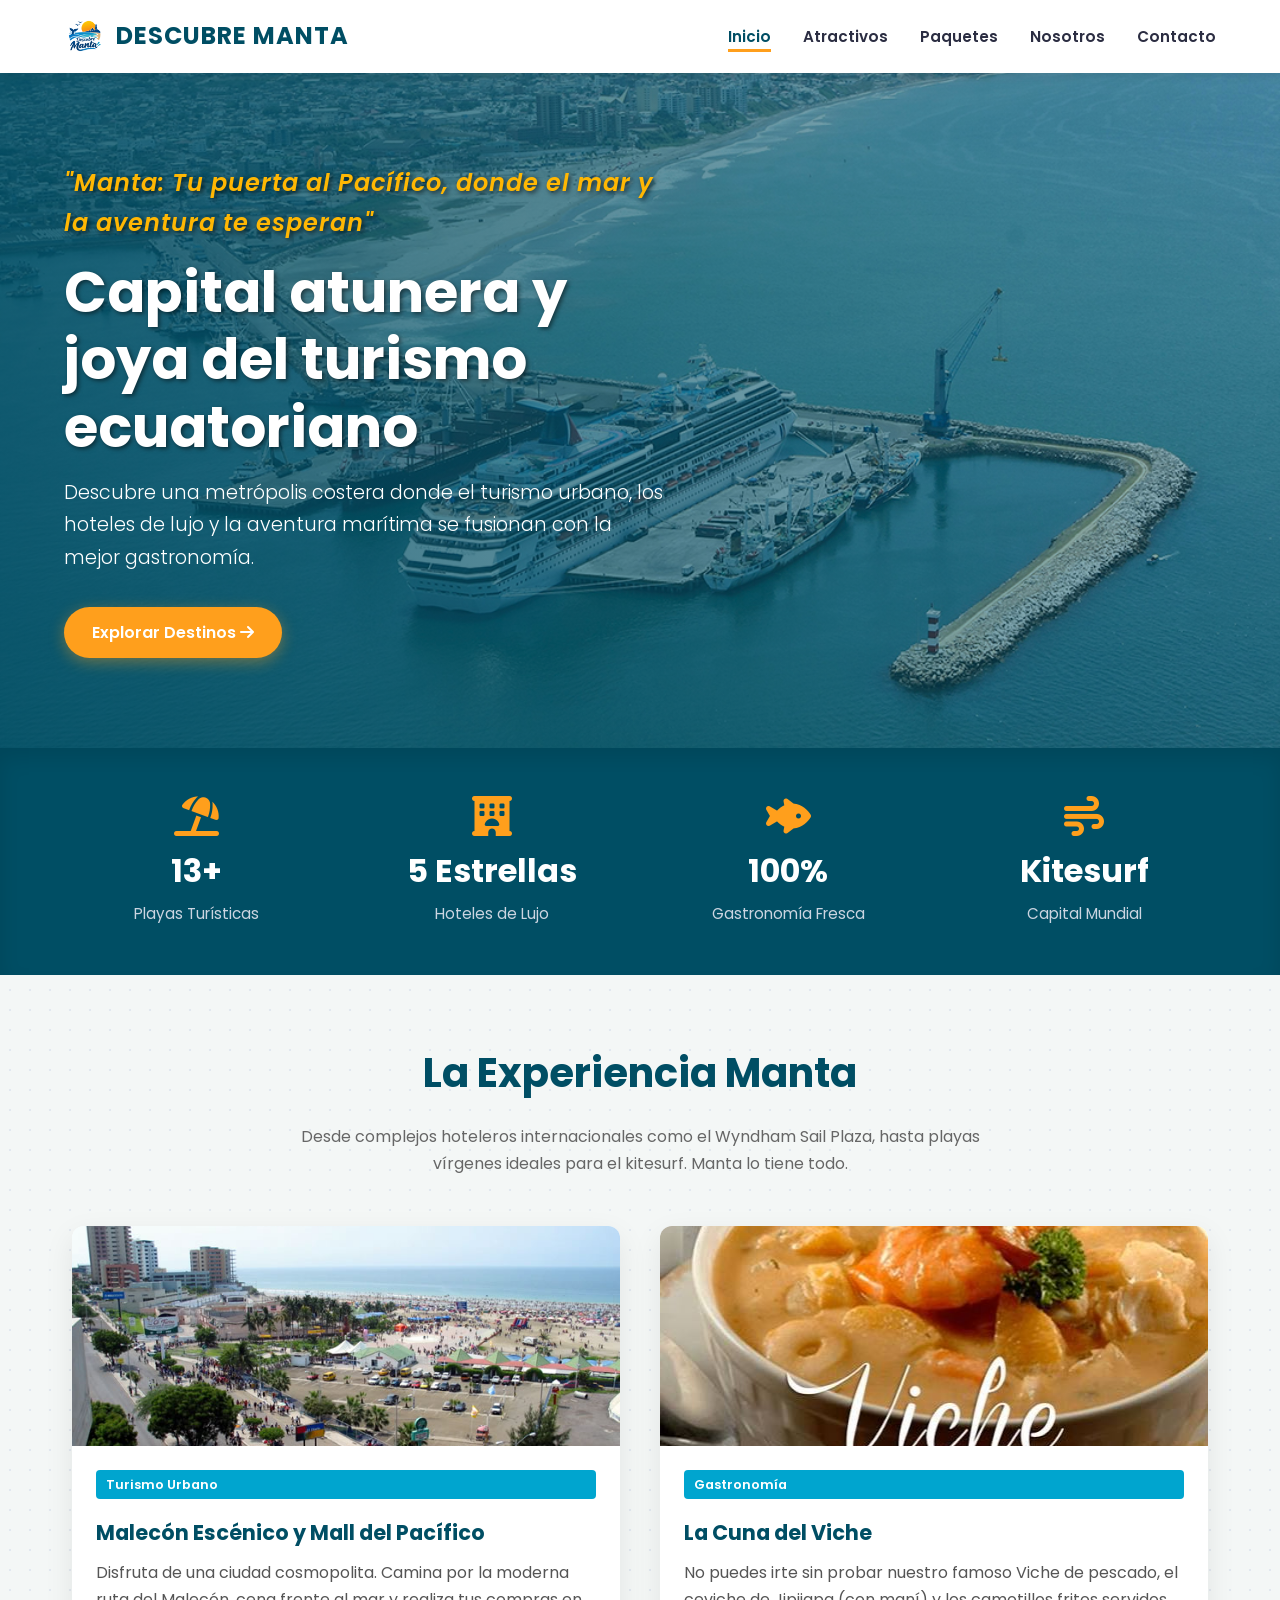
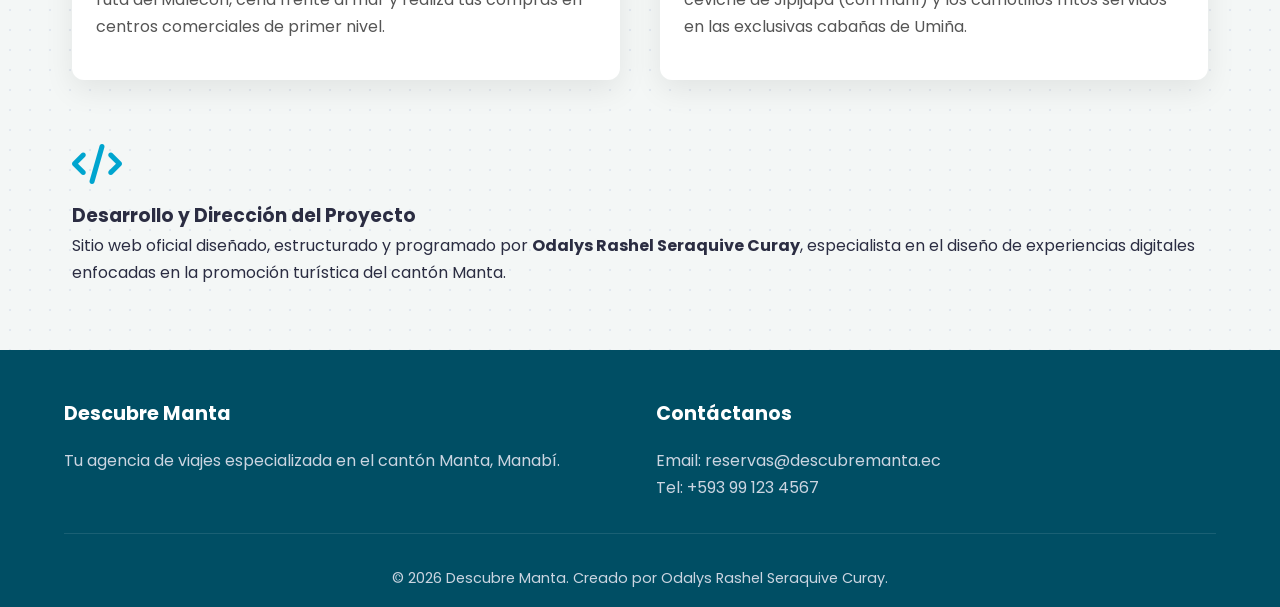
<file: index.html>
<!DOCTYPE html>
<html lang="es">
<head>
    <meta charset="UTF-8">
    <meta name="viewport" content="width=device-width, initial-scale=1.0">
    <title>Descubre Manta | La Puerta del Pacífico</title>
    <link rel="stylesheet" href="css/styles.css">
    <link rel="stylesheet" href="https://cdnjs.cloudflare.com/ajax/libs/font-awesome/6.4.0/css/all.min.css">
</head>
<body>
    <header>
        <div class="logo">
            <img src="images/logo.png" alt="Logo" width="40">
            <h1>Descubre Manta</h1>
        </div>
        <nav>
            <ul>
                <li><a href="index.html" class="activo">Inicio</a></li>
                <li><a href="destinos.html">Atractivos</a></li>
                <li><a href="servicios.html">Paquetes</a></li>
                <li><a href="nosotros.html">Nosotros</a></li>
                <li><a href="contacto.html">Contacto</a></li>
            </ul>
        </nav>
    </header>

    <main>
        <section class="hero">
        <div class="hero-content">
            <h3 class="eslogan-principal">"Manta: Tu puerta al Pacífico, donde el mar y la aventura te esperan"</h3>
            <h2>Capital atunera y joya del turismo ecuatoriano</h2>
            <p>Descubre una metrópolis costera donde el turismo urbano, los hoteles de lujo y la aventura marítima se fusionan con la mejor gastronomía.</p>
            <a href="destinos.html" class="btn">Explorar Destinos <i class="fa-solid fa-arrow-right"></i></a>
        </div>
        </section>

        <!-- Franja de Estadísticas -->
        <section class="stats-banner">
            <div class="stat-item">
                <i class="fa-solid fa-umbrella-beach"></i>
                <h3>13+</h3>
                <p>Playas Turísticas</p>
            </div>
            <div class="stat-item">
                <i class="fa-solid fa-hotel"></i>
                <h3>5 Estrellas</h3>
                <p>Hoteles de Lujo</p>
            </div>
            <div class="stat-item">
                <i class="fa-solid fa-fish-fins"></i>
                <h3>100%</h3>
                <p>Gastronomía Fresca</p>
            </div>
            <div class="stat-item">
                <i class="fa-solid fa-wind"></i>
                <h3>Kitesurf</h3>
                <p>Capital Mundial</p>
            </div>
        </section>

        <section class="container">
            <h2 class="section-title">La Experiencia Manta</h2>
            <p class="section-subtitle">Desde complejos hoteleros internacionales como el Wyndham Sail Plaza, hasta playas vírgenes ideales para el kitesurf. Manta lo tiene todo.</p>
            
            <div class="grid-cards">
                <article class="card">
                    <div class="card-img"><img src="images/malecon.jpg" alt="Turismo Urbano"></div>
                    <div class="card-body">
                        <span class="card-tag">Turismo Urbano</span>
                        <h3>Malecón Escénico y Mall del Pacífico</h3>
                        <p>Disfruta de una ciudad cosmopolita. Camina por la moderna ruta del Malecón, cena frente al mar y realiza tus compras en centros comerciales de primer nivel.</p>
                    </div>
                </article>
                <article class="card">
                    <div class="card-img"><img src="images/viche.jpg" alt="Gastronomía"></div>
                    <div class="card-body">
                        <span class="card-tag">Gastronomía</span>
                        <h3>La Cuna del Viche</h3>
                        <p>No puedes irte sin probar nuestro famoso Viche de pescado, el ceviche de Jipijapa (con maní) y los camotillos fritos servidos en las exclusivas cabañas de Umiña.</p>
                    </div>
                </article>
            </div>
        </section>

        <!-- Sección Creadora del Proyecto -->
        <section class="creator-section container">
            <div class="creator-card">
                <i class="fa-solid fa-code" style="font-size: 2.5rem; color: var(--secondary-color); margin-bottom: 1rem;"></i>
                <h3>Desarrollo y Dirección del Proyecto</h3>
                <p>Sitio web oficial diseñado, estructurado y programado por <strong>Odalys Rashel Seraquive Curay</strong>, especialista en el diseño de experiencias digitales enfocadas en la promoción turística del cantón Manta.</p>
            </div>
        </section>
    </main>

    <footer>
        <div class="footer-grid">
            <div class="footer-col">
                <h4>Descubre Manta</h4>
                <p>Tu agencia de viajes especializada en el cantón Manta, Manabí.</p>
            </div>
            <div class="footer-col">
                <h4>Contáctanos</h4>
                <p>Email: reservas@descubremanta.ec</p>
                <p>Tel: +593 99 123 4567</p>
            </div>
        </div>
        <div class="footer-bottom">
            <p>&copy; 2026 Descubre Manta. Creado por Odalys Rashel Seraquive Curay.</p>
        </div>
    </footer>
</body>
</html>
</file>
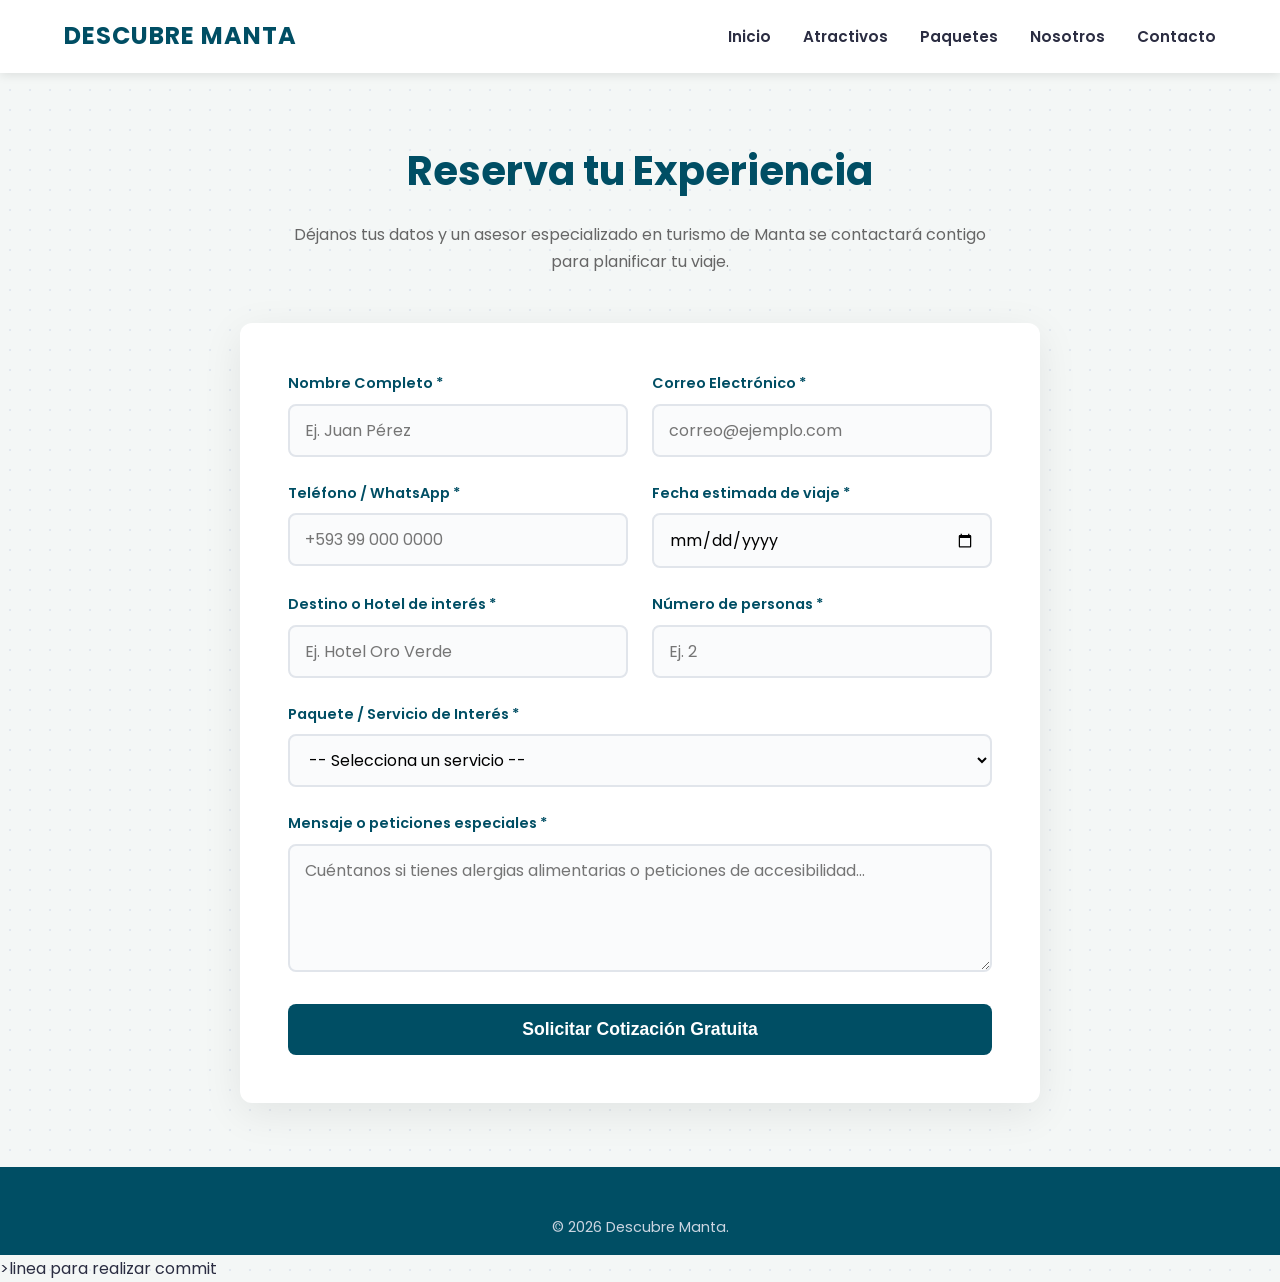
<file: contacto.html>
<!DOCTYPE html>
<html lang="es">
<link rel="stylesheet" href="https://cdnjs.cloudflare.com/ajax/libs/font-awesome/6.4.0/css/all.min.css">
<head>
    <meta charset="UTF-8">
    <meta name="viewport" content="width=device-width, initial-scale=1.0">
    <title>Reserva | Descubre Manta</title>
    <link rel="stylesheet" href="css/styles.css">
</head>
<body>
    <header>
        <div class="logo"><h1>Descubre Manta</h1></div>
        <nav>
            <ul>
                <li><a href="index.html">Inicio</a></li>
                <li><a href="destinos.html">Atractivos</a></li>
                <li><a href="servicios.html">Paquetes</a></li>
                <li><a href="nosotros.html">Nosotros</a></li>
                <li><a href="contacto.html">Contacto</a></li>
            </ul>
        </nav>
    </header>

    <main class="container">
        <h2 class="section-title">Reserva tu Experiencia</h2>
        <p class="section-subtitle">Déjanos tus datos y un asesor especializado en turismo de Manta se contactará contigo para planificar tu viaje.</p>

        <div class="form-container">
            <form action="#" method="get">
                <div class="form-grid">
                    <div class="form-group">
                        <label for="nombre">Nombre Completo *</label>
                        <input type="text" id="nombre" name="nombre" placeholder="Ej. Juan Pérez" required>
                    </div>

                    <div class="form-group">
                        <label for="correo">Correo Electrónico *</label>
                        <input type="email" id="correo" name="correo" placeholder="correo@ejemplo.com" required>
                    </div>

                    <div class="form-group">
                        <label for="telefono">Teléfono / WhatsApp *</label>
                        <input type="tel" id="telefono" name="telefono" placeholder="+593 99 000 0000" required>
                    </div>

                    <div class="form-group">
                        <label for="fecha">Fecha estimada de viaje *</label>
                        <input type="date" id="fecha" name="fecha" required>
                    </div>

                    <div class="form-group">
                        <label for="destino">Destino o Hotel de interés *</label>
                        <input type="text" id="destino" name="destino" placeholder="Ej. Hotel Oro Verde" required>
                    </div>

                    <div class="form-group">
                        <label for="personas">Número de personas *</label>
                        <input type="number" id="personas" name="personas" min="1" max="50" placeholder="Ej. 2" required>
                    </div>

                    <div class="form-group full-width">
                        <label for="tipo_servicio">Paquete / Servicio de Interés *</label>
                        <select id="tipo_servicio" name="tipo_servicio" required>
                            <option value="" disabled selected>-- Selecciona un servicio --</option>
                            <option value="lujo">Escapada de Lujo 5 Estrellas</option>
                            <option value="gastronomia">Ruta del Maní y los Mariscos</option>
                            <option value="kitesurf">Kitesurf Camp (Santa Marianita)</option>
                            <option value="citytour">City Tour "Manta Moderna"</option>
                        </select>
                    </div>

                    <div class="form-group full-width">
                        <label for="mensaje">Mensaje o peticiones especiales *</label>
                        <textarea id="mensaje" name="mensaje" rows="4" placeholder="Cuéntanos si tienes alergias alimentarias o peticiones de accesibilidad..." required></textarea>
                    </div>

                    <div class="form-group full-width">
                        <button type="submit" class="btn-submit">Solicitar Cotización Gratuita</button>
                    </div>
                </div>
            </form>
        </div>
    </main>

    <footer><div class="footer-bottom"><p>&copy; 2026 Descubre Manta.</p></div></footer> >linea para realizar commit
</body>
</html>
</file>
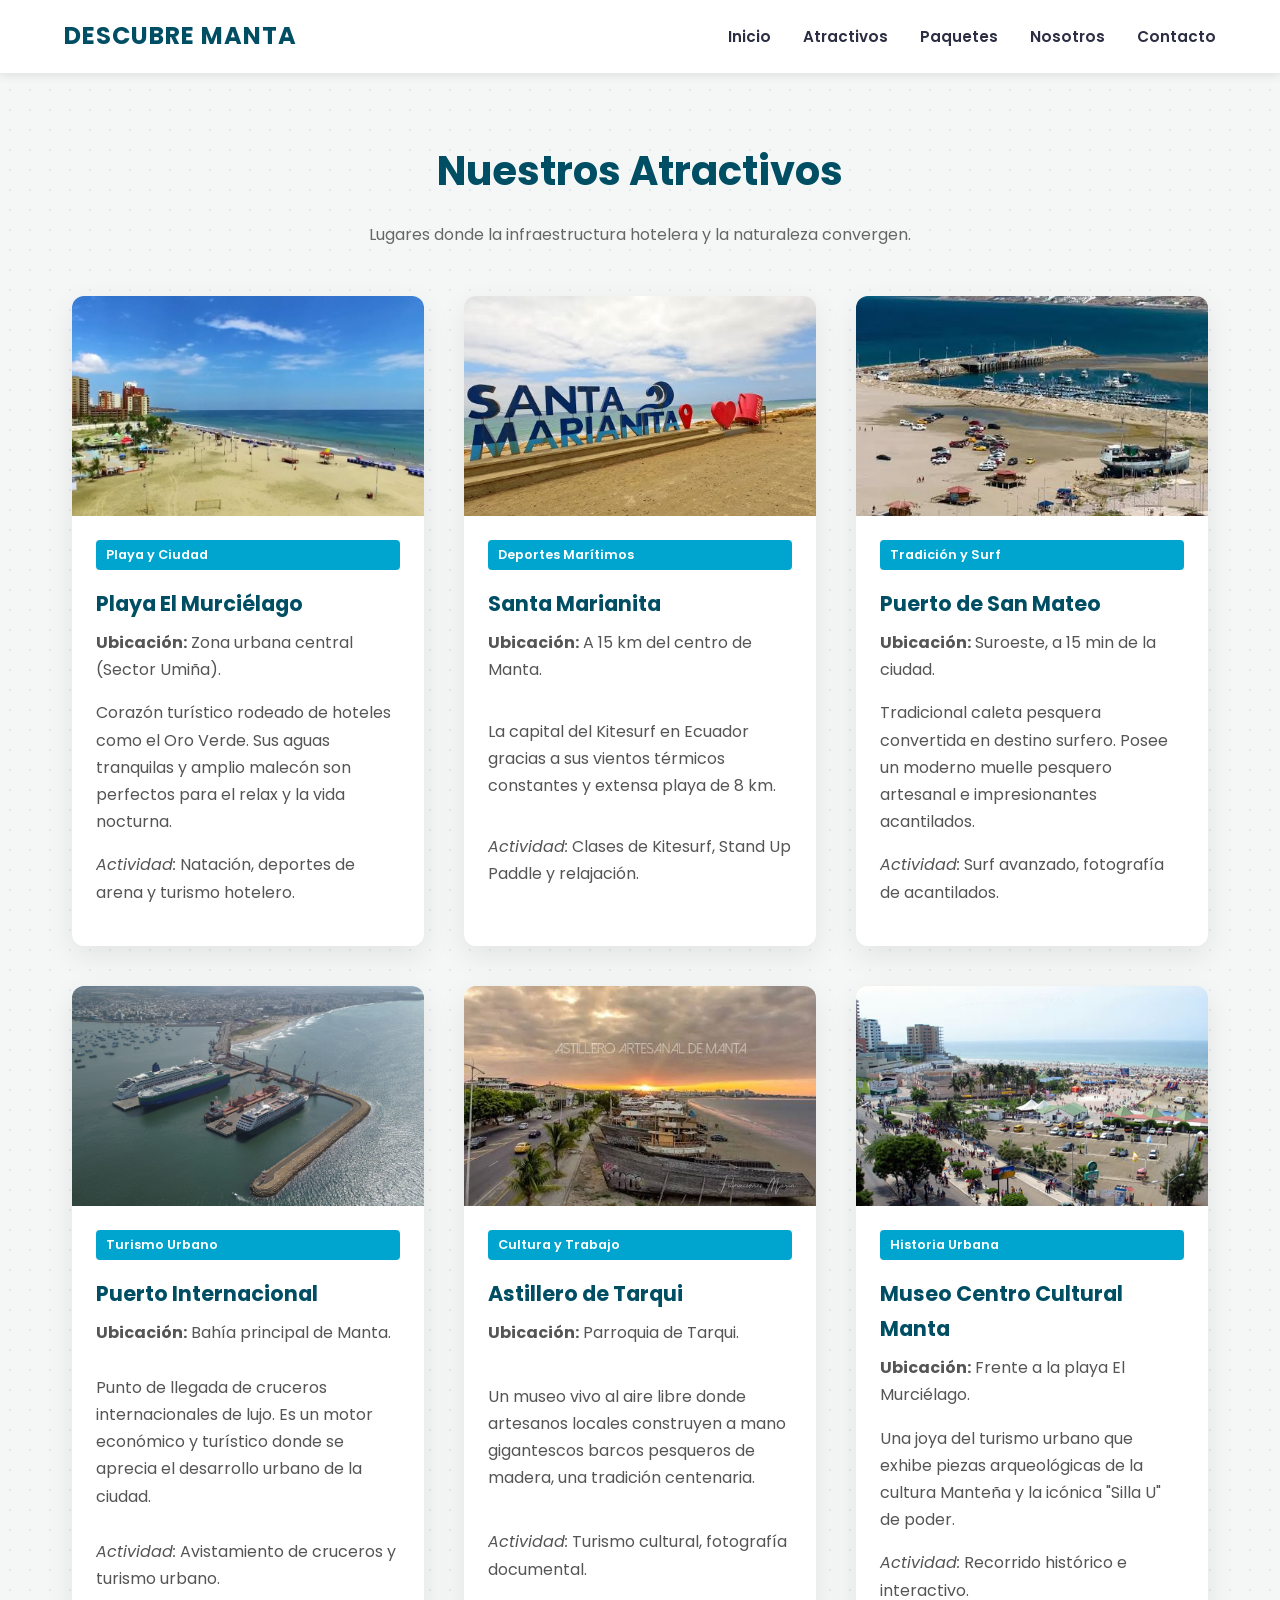
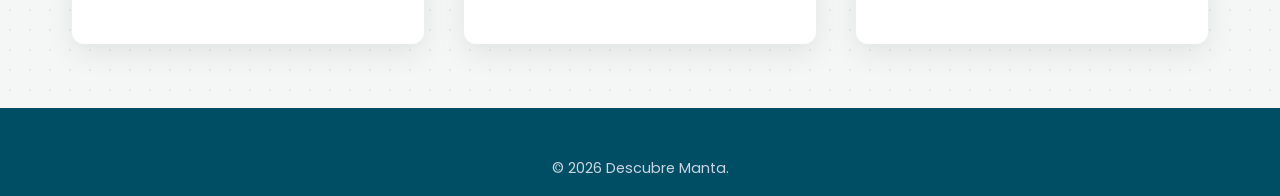
<file: destinos.html>
<!DOCTYPE html>
<html lang="es">
<link rel="stylesheet" href="https://cdnjs.cloudflare.com/ajax/libs/font-awesome/6.4.0/css/all.min.css">
<head>
    <meta charset="UTF-8">
    <meta name="viewport" content="width=device-width, initial-scale=1.0">
    <title>Atractivos | Descubre Manta</title>
    <link rel="stylesheet" href="css/styles.css">
</head>
<body>
    <header>
        <div class="logo"><h1>Descubre Manta</h1></div>
        <nav>
            <ul>
                <li><a href="index.html">Inicio</a></li>
                <li><a href="destinos.html">Atractivos</a></li>
                <li><a href="servicios.html">Paquetes</a></li>
                <li><a href="nosotros.html">Nosotros</a></li>
                <li><a href="contacto.html">Contacto</a></li>
            </ul>
        </nav>
    </header>

    <main class="container">
        <h2 class="section-title">Nuestros Atractivos</h2>
        <p class="section-subtitle">Lugares donde la infraestructura hotelera y la naturaleza convergen.</p>

        <div class="grid-cards">
            <!-- Atractivo 1 -->
            <article class="card">
                <div class="card-img"><img src="images/murcielago.jpg" alt="Playa El Murciélago"></div>
                <div class="card-body">
                    <span class="card-tag">Playa y Ciudad</span>
                    <h3>Playa El Murciélago</h3>
                    <p><strong>Ubicación:</strong> Zona urbana central (Sector Umiña).</p>
                    <p>Corazón turístico rodeado de hoteles como el Oro Verde. Sus aguas tranquilas y amplio malecón son perfectos para el relax y la vida nocturna.</p>
                    <p><em>Actividad:</em> Natación, deportes de arena y turismo hotelero.</p>
                </div>
            </article>

            <!-- Atractivo 2 -->
            <article class="card">
                <div class="card-img"><img src="images/marianita.jpg" alt="Santa Marianita"></div>
                <div class="card-body">
                    <span class="card-tag">Deportes Marítimos</span>
                    <h3>Santa Marianita</h3>
                    <p><strong>Ubicación:</strong> A 15 km del centro de Manta.</p>
                    <p>La capital del Kitesurf en Ecuador gracias a sus vientos térmicos constantes y extensa playa de 8 km.</p>
                    <p><em>Actividad:</em> Clases de Kitesurf, Stand Up Paddle y relajación.</p>
                </div>
            </article>

            <!-- Atractivo 3 -->
            <article class="card">
                <div class="card-img"><img src="images/sanmateo.jpg" alt="Puerto San Mateo"></div>
                <div class="card-body">
                    <span class="card-tag">Tradición y Surf</span>
                    <h3>Puerto de San Mateo</h3>
                    <p><strong>Ubicación:</strong> Suroeste, a 15 min de la ciudad.</p>
                    <p>Tradicional caleta pesquera convertida en destino surfero. Posee un moderno muelle pesquero artesanal e impresionantes acantilados.</p>
                    <p><em>Actividad:</em> Surf avanzado, fotografía de acantilados.</p>
                </div>
            </article>

            <!-- Atractivo 4 -->
            <article class="card">
                <div class="card-img"><img src="images/puerto.jpg" alt="Puerto Internacional"></div>
                <div class="card-body">
                    <span class="card-tag">Turismo Urbano</span>
                    <h3>Puerto Internacional</h3>
                    <p><strong>Ubicación:</strong> Bahía principal de Manta.</p>
                    <p>Punto de llegada de cruceros internacionales de lujo. Es un motor económico y turístico donde se aprecia el desarrollo urbano de la ciudad.</p>
                    <p><em>Actividad:</em> Avistamiento de cruceros y turismo urbano.</p>
                </div>
            </article>

            <!-- Atractivo 5 -->
            <article class="card">
                <div class="card-img"><img src="images/tarqui.jpg" alt="Astillero de Tarqui"></div>
                <div class="card-body">
                    <span class="card-tag">Cultura y Trabajo</span>
                    <h3>Astillero de Tarqui</h3>
                    <p><strong>Ubicación:</strong> Parroquia de Tarqui.</p>
                    <p>Un museo vivo al aire libre donde artesanos locales construyen a mano gigantescos barcos pesqueros de madera, una tradición centenaria.</p>
                    <p><em>Actividad:</em> Turismo cultural, fotografía documental.</p>
                </div>
            </article>

            <!-- Atractivo 6 -->
            <article class="card">
                <div class="card-img"><img src="images/malecon.jpg" alt="Museo Centro Cultural"></div>
                <div class="card-body">
                    <span class="card-tag">Historia Urbana</span>
                    <h3>Museo Centro Cultural Manta</h3>
                    <p><strong>Ubicación:</strong> Frente a la playa El Murciélago.</p>
                    <p>Una joya del turismo urbano que exhibe piezas arqueológicas de la cultura Manteña y la icónica "Silla U" de poder.</p>
                    <p><em>Actividad:</em> Recorrido histórico e interactivo.</p>
                </div>
            </article>
        </div>
    </main>

    <footer>
        <div class="footer-bottom"><p>&copy; 2026 Descubre Manta.</p></div>
    </footer>
</body>
</html>
</file>
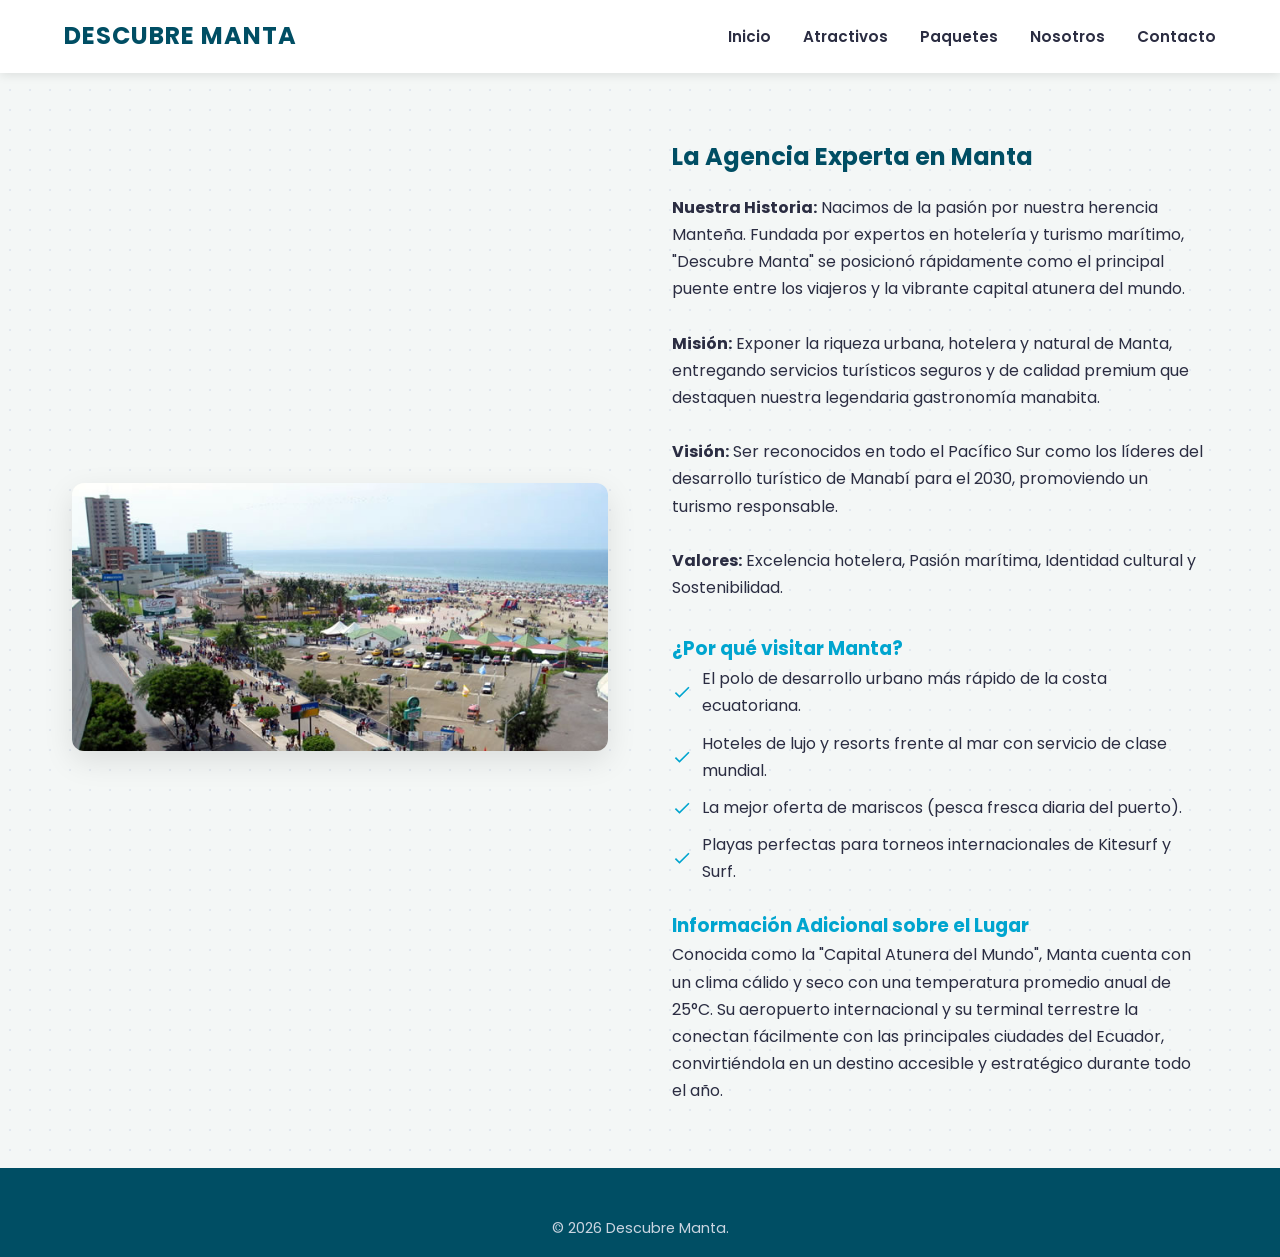
<file: nosotros.html>
<!DOCTYPE html>
<html lang="es">
<link rel="stylesheet" href="https://cdnjs.cloudflare.com/ajax/libs/font-awesome/6.4.0/css/all.min.css">
<head>
    <meta charset="UTF-8">
    <meta name="viewport" content="width=device-width, initial-scale=1.0">
    <title>Nosotros | Descubre Manta</title>
    <link rel="stylesheet" href="css/styles.css">
</head>
<body>
    <header>
        <div class="logo"><h1>Descubre Manta</h1></div>
        <nav>
            <ul>
                <li><a href="index.html">Inicio</a></li>
                <li><a href="destinos.html">Atractivos</a></li>
                <li><a href="servicios.html">Paquetes</a></li>
                <li><a href="nosotros.html">Nosotros</a></li>
                <li><a href="contacto.html">Contacto</a></li>
            </ul>
        </nav>
    </header>

    <main class="container">
        <div class="nosotros-grid">
            <div class="nosotros-img">
                <img src="images/malecon.jpg" alt="Manta Ciudad" style="width: 100%; border-radius: 12px; box-shadow: 0 10px 30px rgba(0,0,0,0.1);">
            </div>
            <div class="nosotros-text">
                <h2 style="color: var(--primary-color); margin-bottom: 1rem;">La Agencia Experta en Manta</h2>
                <p><strong>Nuestra Historia:</strong> Nacimos de la pasión por nuestra herencia Manteña. Fundada por expertos en hotelería y turismo marítimo, "Descubre Manta" se posicionó rápidamente como el principal puente entre los viajeros y la vibrante capital atunera del mundo.</p>
                <br>
                <p><strong>Misión:</strong> Exponer la riqueza urbana, hotelera y natural de Manta, entregando servicios turísticos seguros y de calidad premium que destaquen nuestra legendaria gastronomía manabita.</p>
                <br>
                <p><strong>Visión:</strong> Ser reconocidos en todo el Pacífico Sur como los líderes del desarrollo turístico de Manabí para el 2030, promoviendo un turismo responsable.</p>
                <br>
                <p><strong>Valores:</strong> Excelencia hotelera, Pasión marítima, Identidad cultural y Sostenibilidad.</p>
                
                <h3 style="margin-top: 2rem; color: var(--secondary-color);">¿Por qué visitar Manta?</h3>
                <ul>
                    <li>El polo de desarrollo urbano más rápido de la costa ecuatoriana.</li>
                    <li>Hoteles de lujo y resorts frente al mar con servicio de clase mundial.</li>
                    <li>La mejor oferta de mariscos (pesca fresca diaria del puerto).</li>
                    <li>Playas perfectas para torneos internacionales de Kitesurf y Surf.</li>
                </ul>

                <!-- Aquí está la sección añadida para cumplir con "Información adicional sobre el lugar" -->
                <h3 style="margin-top: 1.5rem; color: var(--secondary-color);">Información Adicional sobre el Lugar</h3>
                <p>Conocida como la "Capital Atunera del Mundo", Manta cuenta con un clima cálido y seco con una temperatura promedio anual de 25°C. Su aeropuerto internacional y su terminal terrestre la conectan fácilmente con las principales ciudades del Ecuador, convirtiéndola en un destino accesible y estratégico durante todo el año.</p>
            </div>
        </div>
    </main>

    <footer><div class="footer-bottom"><p>&copy; 2026 Descubre Manta.</p></div></footer>
</body>
</html>
</file>
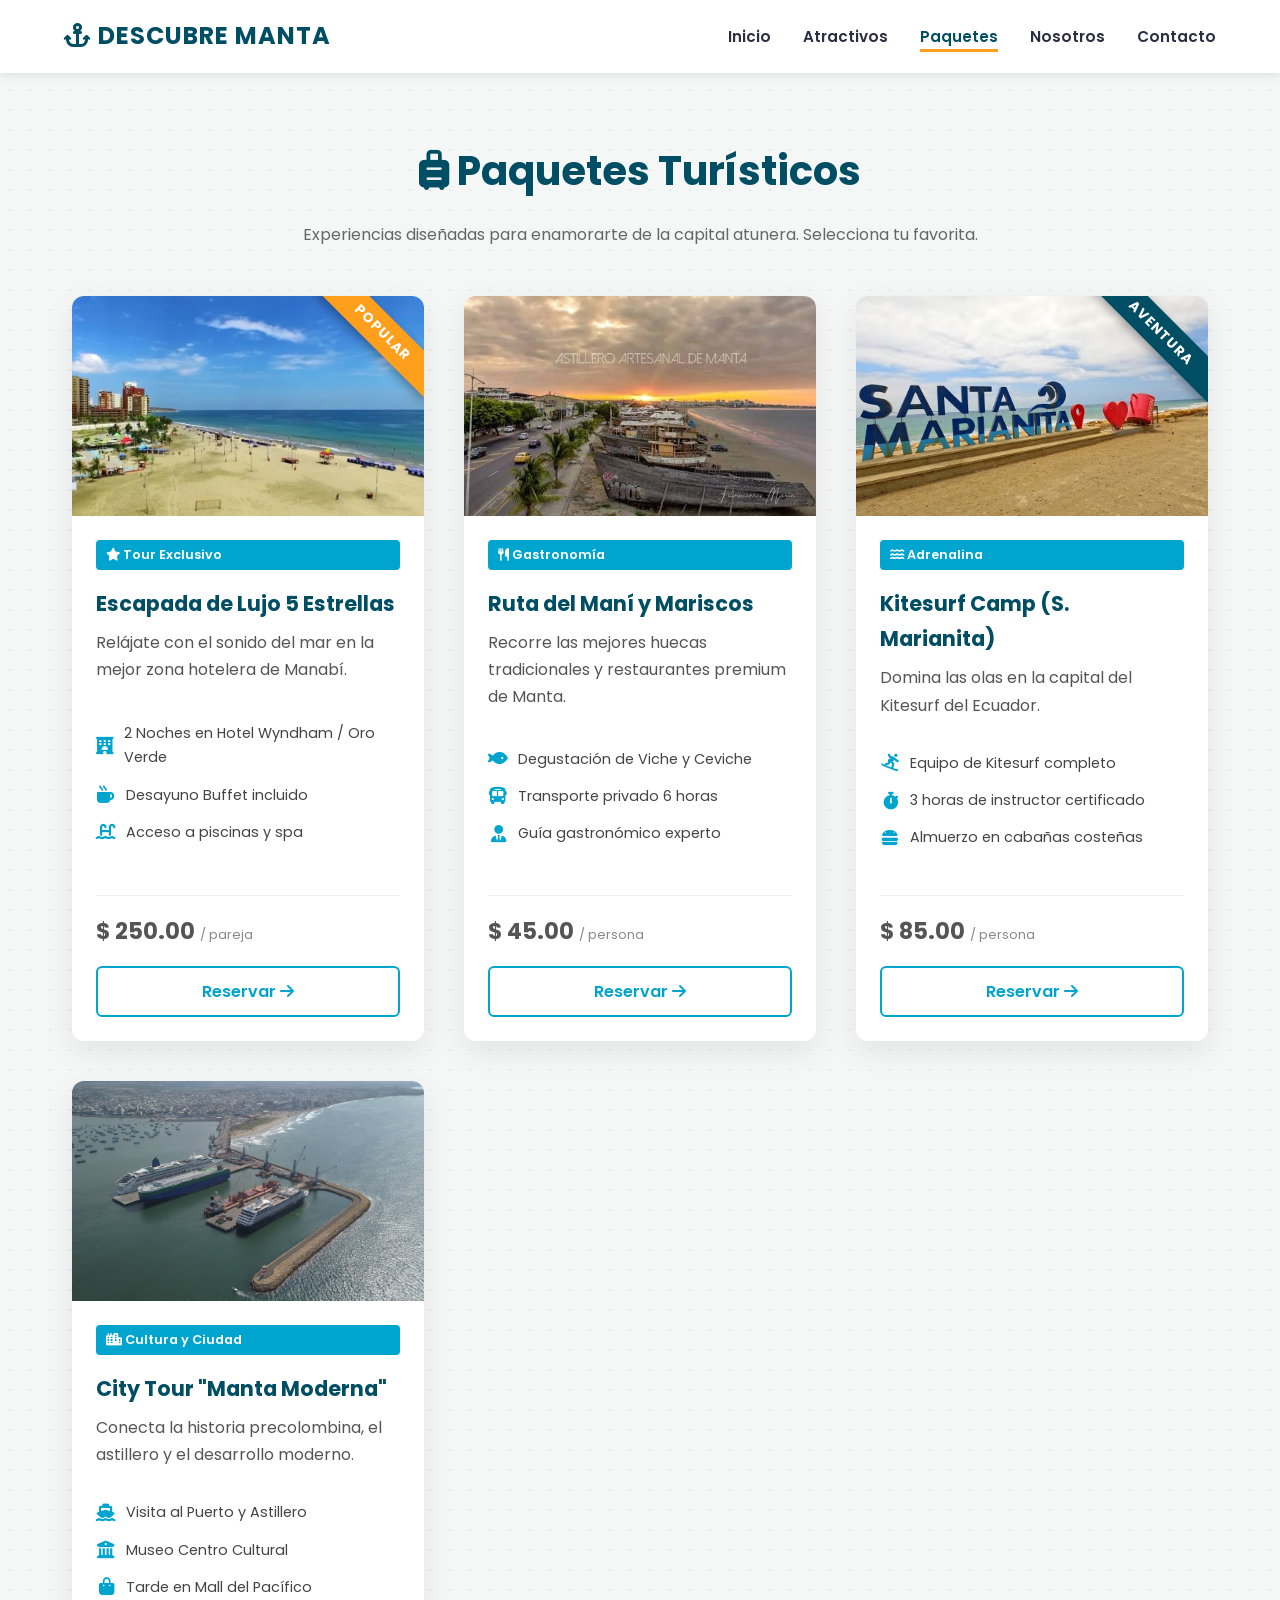
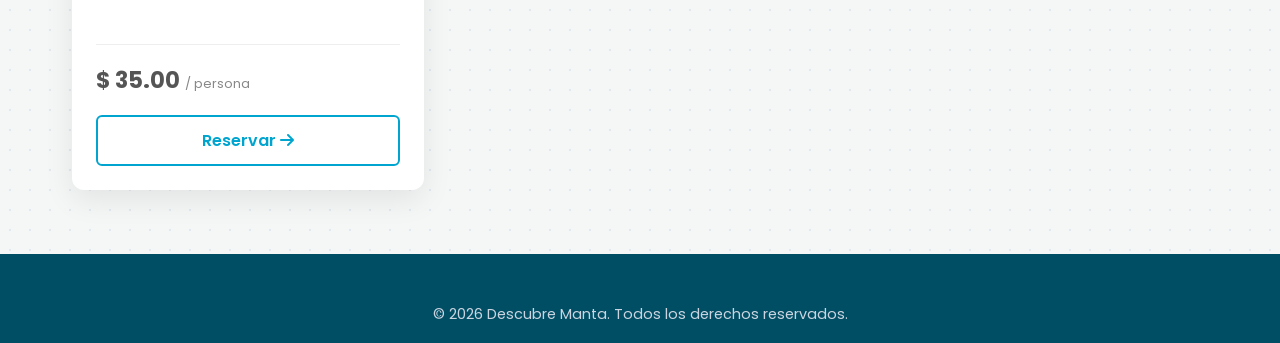
<file: servicios.html>
<!DOCTYPE html>
<html lang="es">
<head>
    <meta charset="UTF-8">
    <meta name="viewport" content="width=device-width, initial-scale=1.0">
    <title>Servicios | Descubre Manta</title>
    <link rel="stylesheet" href="css/styles.css">
    <!-- Enlace para los íconos -->
    <link rel="stylesheet" href="https://cdnjs.cloudflare.com/ajax/libs/font-awesome/6.4.0/css/all.min.css">
</head>
<body>
    <header>
        <div class="logo">
            <h1><i class="fa-solid fa-anchor"></i> Descubre Manta</h1>
        </div>
        <nav>
            <ul>
                <li><a href="index.html">Inicio</a></li>
                <li><a href="destinos.html">Atractivos</a></li>
                <li><a href="servicios.html" class="activo">Paquetes</a></li>
                <li><a href="nosotros.html">Nosotros</a></li>
                <li><a href="contacto.html">Contacto</a></li>
            </ul>
        </nav>
    </header>

    <main class="container">
        <h2 class="section-title"><i class="fa-solid fa-suitcase-rolling"></i> Paquetes Turísticos</h2>
        <p class="section-subtitle">Experiencias diseñadas para enamorarte de la capital atunera. Selecciona tu favorita.</p>

        <div class="grid-cards">
            <!-- Paquete 1 -->
            <article class="card">
                <div class="card-img">
                    <div class="badge">Popular</div>
                    <img src="images/murcielago.jpg" alt="Lujo en Manta">
                </div>
                <div class="card-body">
                    <span class="card-tag"><i class="fa-solid fa-star"></i> Tour Exclusivo</span>
                    <h3>Escapada de Lujo 5 Estrellas</h3>
                    <p>Relájate con el sonido del mar en la mejor zona hotelera de Manabí.</p>
                    <ul class="lista-servicios">
                        <li><i class="fa-solid fa-hotel"></i> 2 Noches en Hotel Wyndham / Oro Verde</li>
                        <li><i class="fa-solid fa-mug-hot"></i> Desayuno Buffet incluido</li>
                        <li><i class="fa-solid fa-water-ladder"></i> Acceso a piscinas y spa</li>
                    </ul>
                    <div class="card-footer">
                        <p class="price">$ 250.00 <small>/ pareja</small></p>
                        <a href="contacto.html" class="btn-outline">Reservar <i class="fa-solid fa-arrow-right"></i></a>
                    </div>
                </div>
            </article>
            
            <!-- Paquete 2 -->
            <article class="card">
                <div class="card-img">
                    <img src="images/tarqui.jpg" alt="Gastronomía Manta">
                </div>
                <div class="card-body">
                    <span class="card-tag"><i class="fa-solid fa-utensils"></i> Gastronomía</span>
                    <h3>Ruta del Maní y Mariscos</h3>
                    <p>Recorre las mejores huecas tradicionales y restaurantes premium de Manta.</p>
                    <ul class="lista-servicios">
                        <li><i class="fa-solid fa-fish"></i> Degustación de Viche y Ceviche</li>
                        <li><i class="fa-solid fa-bus"></i> Transporte privado 6 horas</li>
                        <li><i class="fa-solid fa-user-tie"></i> Guía gastronómico experto</li>
                    </ul>
                    <div class="card-footer">
                        <p class="price">$ 45.00 <small>/ persona</small></p>
                        <a href="contacto.html" class="btn-outline">Reservar <i class="fa-solid fa-arrow-right"></i></a>
                    </div>
                </div>
            </article>

            <!-- Paquete 3 -->
            <article class="card">
                <div class="card-img">
                    <div class="badge" style="background: var(--primary-color);">Aventura</div>
                    <img src="images/marianita.jpg" alt="Kitesurf Manta">
                </div>
                <div class="card-body">
                    <span class="card-tag"><i class="fa-solid fa-water"></i> Adrenalina</span>
                    <h3>Kitesurf Camp (S. Marianita)</h3>
                    <p>Domina las olas en la capital del Kitesurf del Ecuador.</p>
                    <ul class="lista-servicios">
                        <li><i class="fa-solid fa-person-snowboarding"></i> Equipo de Kitesurf completo</li>
                        <li><i class="fa-solid fa-stopwatch"></i> 3 horas de instructor certificado</li>
                        <li><i class="fa-solid fa-burger"></i> Almuerzo en cabañas costeñas</li>
                    </ul>
                    <div class="card-footer">
                        <p class="price">$ 85.00 <small>/ persona</small></p>
                        <a href="contacto.html" class="btn-outline">Reservar <i class="fa-solid fa-arrow-right"></i></a>
                    </div>
                </div>
            </article>

            <!-- Paquete 4 -->
            <article class="card">
                <div class="card-img">
                    <img src="images/puerto.jpg" alt="City Tour Manta">
                </div>
                <div class="card-body">
                    <span class="card-tag"><i class="fa-solid fa-city"></i> Cultura y Ciudad</span>
                    <h3>City Tour "Manta Moderna"</h3>
                    <p>Conecta la historia precolombina, el astillero y el desarrollo moderno.</p>
                    <ul class="lista-servicios">
                        <li><i class="fa-solid fa-ship"></i> Visita al Puerto y Astillero</li>
                        <li><i class="fa-solid fa-building-columns"></i> Museo Centro Cultural</li>
                        <li><i class="fa-solid fa-bag-shopping"></i> Tarde en Mall del Pacífico</li>
                    </ul>
                    <div class="card-footer">
                        <p class="price">$ 35.00 <small>/ persona</small></p>
                        <a href="contacto.html" class="btn-outline">Reservar <i class="fa-solid fa-arrow-right"></i></a>
                    </div>
                </div>
            </article>
        </div>
    </main>

    <footer><div class="footer-bottom"><p>&copy; 2026 Descubre Manta. Todos los derechos reservados.</p></div></footer>
</body>
</html>
</file>
<file: css/styles.css>
@import url('https://fonts.googleapis.com/css2?family=Poppins:wght@300;400;600;700&display=swap');

/* --- Reset y Variables Modernas --- */
* {
    margin: 0;
    padding: 0;
    box-sizing: border-box;
}

:root {
    --primary-color: #004e64; /* Azul océano profundo */
    --secondary-color: #00a5cf; /* Celeste agua */
    --accent-color: #ff9f1c; /* Naranja atardecer */
    --bg-light: #f8f9fa;
    --text-dark: #2b2d42;
    --white: #ffffff;
}

body {
    font-family: 'Poppins', sans-serif;
    background-color: var(--bg-light);
    color: var(--text-dark);
    line-height: 1.7;
}

/* --- Header y Menú (Flexbox avanzado) --- */
header {
    background-color: var(--white);
    box-shadow: 0 2px 10px rgba(0,0,0,0.1);
    position: sticky;
    top: 0;
    z-index: 1000;
    padding: 1rem 5%;
    display: flex;
    justify-content: space-between;
    align-items: center;
}

header .logo {
    display: flex;
    align-items: center;
    gap: 12px;
}

header .logo h1 {
    color: var(--primary-color);
    font-size: 1.5rem;
    font-weight: 700;
    text-transform: uppercase;
    letter-spacing: 1px;
}

nav ul {
    list-style: none;
    display: flex;
    gap: 2rem;
}

nav a {
    color: var(--text-dark);
    text-decoration: none;
    font-weight: 600;
    font-size: 0.95rem;
    position: relative;
    padding: 5px 0;
    transition: color 0.3s ease;
}

/* Efecto de subrayado animado (Pseudo-clases) */
nav a::after {
    content: '';
    position: absolute;
    bottom: 0;
    left: 0;
    width: 0%;
    height: 3px;
    background-color: var(--accent-color);
    transition: width 0.3s ease;
}

nav a:hover, nav a:focus {
    color: var(--primary-color);
}

nav a:hover::after, nav a:focus::after {
    width: 100%;
}

/* --- Hero Section (Impacto visual) --- */
.hero {
    background: linear-gradient(to right, rgba(0, 78, 100, 0.85), rgba(0, 78, 100, 0.4)), url('../images/hero.jpg') no-repeat center center/cover;
    height: 75vh;
    display: flex;
    align-items: center;
    padding: 0 5%;
}

.hero-content {
    max-width: 600px;
    color: var(--white);
}

.hero-content h2 {
    font-size: 3.5rem;
    line-height: 1.2;
    margin-bottom: 1rem;
    text-shadow: 2px 2px 4px rgba(0,0,0,0.5);
}

.hero-content p {
    font-size: 1.2rem;
    margin-bottom: 2rem;
    font-weight: 300;
}

.btn {
    display: inline-block;
    background-color: var(--accent-color);
    color: var(--white);
    padding: 12px 28px;
    border-radius: 30px;
    text-decoration: none;
    font-weight: 600;
    box-shadow: 0 4px 15px rgba(255, 159, 28, 0.4);
    transition: transform 0.3s, background 0.3s, box-shadow 0.3s;
}

.btn:hover {
    background-color: #e38d13;
    transform: translateY(-3px);
    box-shadow: 0 6px 20px rgba(255, 159, 28, 0.6);
}

/* --- Estructura General y Grid --- */
.container {
    max-width: 1200px;
    margin: 4rem auto;
    padding: 0 2rem;
}

.section-title {
    text-align: center;
    font-size: 2.5rem;
    color: var(--primary-color);
    margin-bottom: 1rem;
}

.section-subtitle {
    text-align: center;
    color: #666;
    margin-bottom: 3rem;
    max-width: 700px;
    margin-left: auto;
    margin-right: auto;
}

/* Grid de Tarjetas Profesionales */
.grid-cards {
    display: grid;
    grid-template-columns: repeat(auto-fit, minmax(320px, 1fr));
    gap: 2.5rem;
}

.card {
    background: var(--white);
    border-radius: 12px;
    overflow: hidden;
    box-shadow: 0 10px 30px rgba(0,0,0,0.08);
    transition: all 0.4s ease;
    display: flex;
    flex-direction: column;
}

.card:hover {
    transform: translateY(-10px);
    box-shadow: 0 15px 40px rgba(0,0,0,0.12);
}

.card-img {
    height: 220px;
    overflow: hidden;
}

.card-img img {
    width: 100%;
    height: 100%;
    object-fit: cover;
    transition: transform 0.5s ease;
}

.card:hover .card-img img {
    transform: scale(1.1); /* Efecto zoom al pasar el mouse */
}

.card-body {
    padding: 1.5rem;
    flex-grow: 1;
    display: flex;
    flex-direction: column;
}

.card-body h3 {
    color: var(--primary-color);
    margin-bottom: 0.5rem;
    font-size: 1.3rem;
}

.card-tag {
    display: inline-block;
    background: var(--secondary-color);
    color: var(--white);
    font-size: 0.8rem;
    padding: 4px 10px;
    border-radius: 4px;
    margin-bottom: 1rem;
    font-weight: 600;
}

.card-body p {
    color: #555;
    margin-bottom: 1rem;
    flex-grow: 1;
}

.price {
    font-size: 1.4rem;
    color: var(--accent-color);
    font-weight: 700;
    margin-top: 1rem;
    border-top: 1px solid #eee;
    padding-top: 1rem;
}

/* --- Nosotros Layout --- */
.nosotros-grid {
    display: grid;
    grid-template-columns: 1fr 1fr;
    gap: 4rem;
    align-items: center;
}
.nosotros-text ul {
    list-style-type: none;
}
.nosotros-text ul li {
    background: url('data:image/svg+xml;utf8,<svg xmlns="http://www.w3.org/2000/svg" viewBox="0 0 24 24" fill="%2300a5cf"><path d="M9 16.2L4.8 12l-1.4 1.4L9 19 21 7l-1.4-1.4L9 16.2z"/></svg>') no-repeat left center;
    background-size: 20px;
    padding-left: 30px;
    margin-bottom: 10px;
}

/* --- Formulario Premium --- */
.form-container {
    background: var(--white);
    padding: 3rem;
    border-radius: 12px;
    box-shadow: 0 10px 40px rgba(0,0,0,0.08);
    max-width: 800px;
    margin: 0 auto;
}

.form-grid {
    display: grid;
    grid-template-columns: 1fr 1fr;
    gap: 1.5rem;
}

.form-group.full-width {
    grid-column: 1 / -1;
}

.form-group label {
    display: block;
    margin-bottom: 0.5rem;
    color: var(--primary-color);
    font-weight: 600;
    font-size: 0.9rem;
}

.form-group input, .form-group select, .form-group textarea {
    width: 100%;
    padding: 12px 15px;
    border: 2px solid #e1e5eb;
    border-radius: 8px;
    font-family: 'Poppins', sans-serif;
    font-size: 1rem;
    transition: all 0.3s ease;
    background-color: #fafbfc;
}

.form-group input:focus, .form-group select:focus, .form-group textarea:focus {
    outline: none;
    border-color: var(--secondary-color);
    background-color: var(--white);
    box-shadow: 0 0 0 4px rgba(0, 165, 207, 0.1);
}

.btn-submit {
    width: 100%;
    background-color: var(--primary-color);
    color: var(--white);
    border: none;
    padding: 15px;
    font-size: 1.1rem;
    border-radius: 8px;
    cursor: pointer;
    font-weight: 700;
    transition: background 0.3s;
}

.btn-submit:hover {
    background-color: var(--secondary-color);
}

/* --- Footer --- */
footer {
    background-color: var(--primary-color);
    color: #cbd5e1;
    padding: 3rem 5% 1rem;
    margin-top: 4rem;
}
.footer-grid {
    display: grid;
    grid-template-columns: repeat(auto-fit, minmax(250px, 1fr));
    gap: 2rem;
    margin-bottom: 2rem;
    border-bottom: 1px solid rgba(255,255,255,0.1);
    padding-bottom: 2rem;
}
.footer-col h4 {
    color: var(--white);
    margin-bottom: 1rem;
    font-size: 1.2rem;
}
.footer-bottom {
    text-align: center;
    font-size: 0.9rem;
}

/* --- Media Queries (Responsividad Total) --- */
@media (max-width: 992px) {
    .nosotros-grid {
        grid-template-columns: 1fr;
    }
}

@media (max-width: 768px) {
    header {
        flex-direction: column;
        gap: 1rem;
        padding: 1rem;
    }
    nav ul {
        flex-wrap: wrap;
        justify-content: center;
        gap: 1rem;
    }
    .hero-content h2 {
        font-size: 2.2rem;
    }
    .form-grid {
        grid-template-columns: 1fr; /* El formulario pasa a 1 columna */
    }
    .form-container {
        padding: 1.5rem;
    }
}
/* --- Nuevos Estilos para llenar el "Vacío" Visual --- */

/* Cinta decorativa en las tarjetas (Badge) */
.card-img {
    position: relative;
}
.badge {
    position: absolute;
    top: 20px;
    right: -35px;
    background: var(--accent-color);
    color: var(--white);
    padding: 5px 40px;
    transform: rotate(45deg);
    font-size: 0.85rem;
    font-weight: 700;
    box-shadow: 0 4px 10px rgba(0,0,0,0.3);
    z-index: 2;
    text-transform: uppercase;
    letter-spacing: 1px;
}

/* Listas con íconos en los paquetes */
.lista-servicios {
    list-style: none;
    margin: 1rem 0;
    padding: 0;
    flex-grow: 1;
}
.lista-servicios li {
    font-size: 0.9rem;
    color: #444;
    margin-bottom: 0.8rem;
    display: flex;
    align-items: center;
    gap: 10px;
}
.lista-servicios i {
    color: var(--secondary-color);
    font-size: 1.1rem;
    width: 20px;
    text-align: center;
}

/* Footer de la tarjeta y Botones Outline */
.card-footer {
    border-top: 1px solid #eee;
    padding-top: 1rem;
    margin-top: 1rem;
}
.card-footer .price {
    margin-top: 0;
    border: none;
    padding: 0;
    margin-bottom: 1rem;
}
.card-footer small {
    font-size: 0.8rem;
    color: #888;
    font-weight: normal;
}
.btn-outline {
    display: block;
    text-align: center;
    border: 2px solid var(--secondary-color);
    color: var(--secondary-color);
    padding: 10px;
    border-radius: 6px;
    text-decoration: none;
    font-weight: 600;
    transition: all 0.3s ease;
}
.btn-outline:hover {
    background-color: var(--secondary-color);
    color: var(--white);
    box-shadow: 0 5px 15px rgba(0, 165, 207, 0.3);
}

/* Fondo sutil para toda la página (Rompe la monotonía del blanco) */
body {
    background-color: #f4f7f6;
    background-image: radial-gradient(#e2e8f0 1px, transparent 1px);
    background-size: 20px 20px; /* Crea un patrón de puntitos muy elegante y sutil */
}

/* Mejoras en el Header */
nav a.activo {
    color: var(--primary-color);
}
nav a.activo::after {
    width: 100%;
}
/* --- Franja de Estadísticas (Llena el espacio vacío) --- */
.stats-banner {
    background-color: var(--primary-color);
    color: var(--white);
    display: grid;
    grid-template-columns: repeat(auto-fit, minmax(200px, 1fr));
    gap: 2rem;
    padding: 3rem 5%;
    text-align: center;
    box-shadow: inset 0 10px 20px rgba(0,0,0,0.1);
}

.stat-item i {
    font-size: 2.5rem;
    color: var(--accent-color);
    margin-bottom: 0.5rem;
}

.stat-item h3 {
    font-size: 2rem;
    font-weight: 700;
    margin-bottom: 0.2rem;
}

.stat-item p {
    font-size: 0.95rem;
    color: #cbd5e1;
    }
/* --- Eslogan Principal --- */
.eslogan-principal {
    font-size: 1.5rem;
    color: #ffb703; /* Un color amarillo/naranja cálido y llamativo */
    font-style: italic;
    font-weight: 600;
    margin-bottom: 15px;
    letter-spacing: 1px;
    text-shadow: 2px 2px 5px rgba(0, 0, 0, 0.7);
}
</file>
